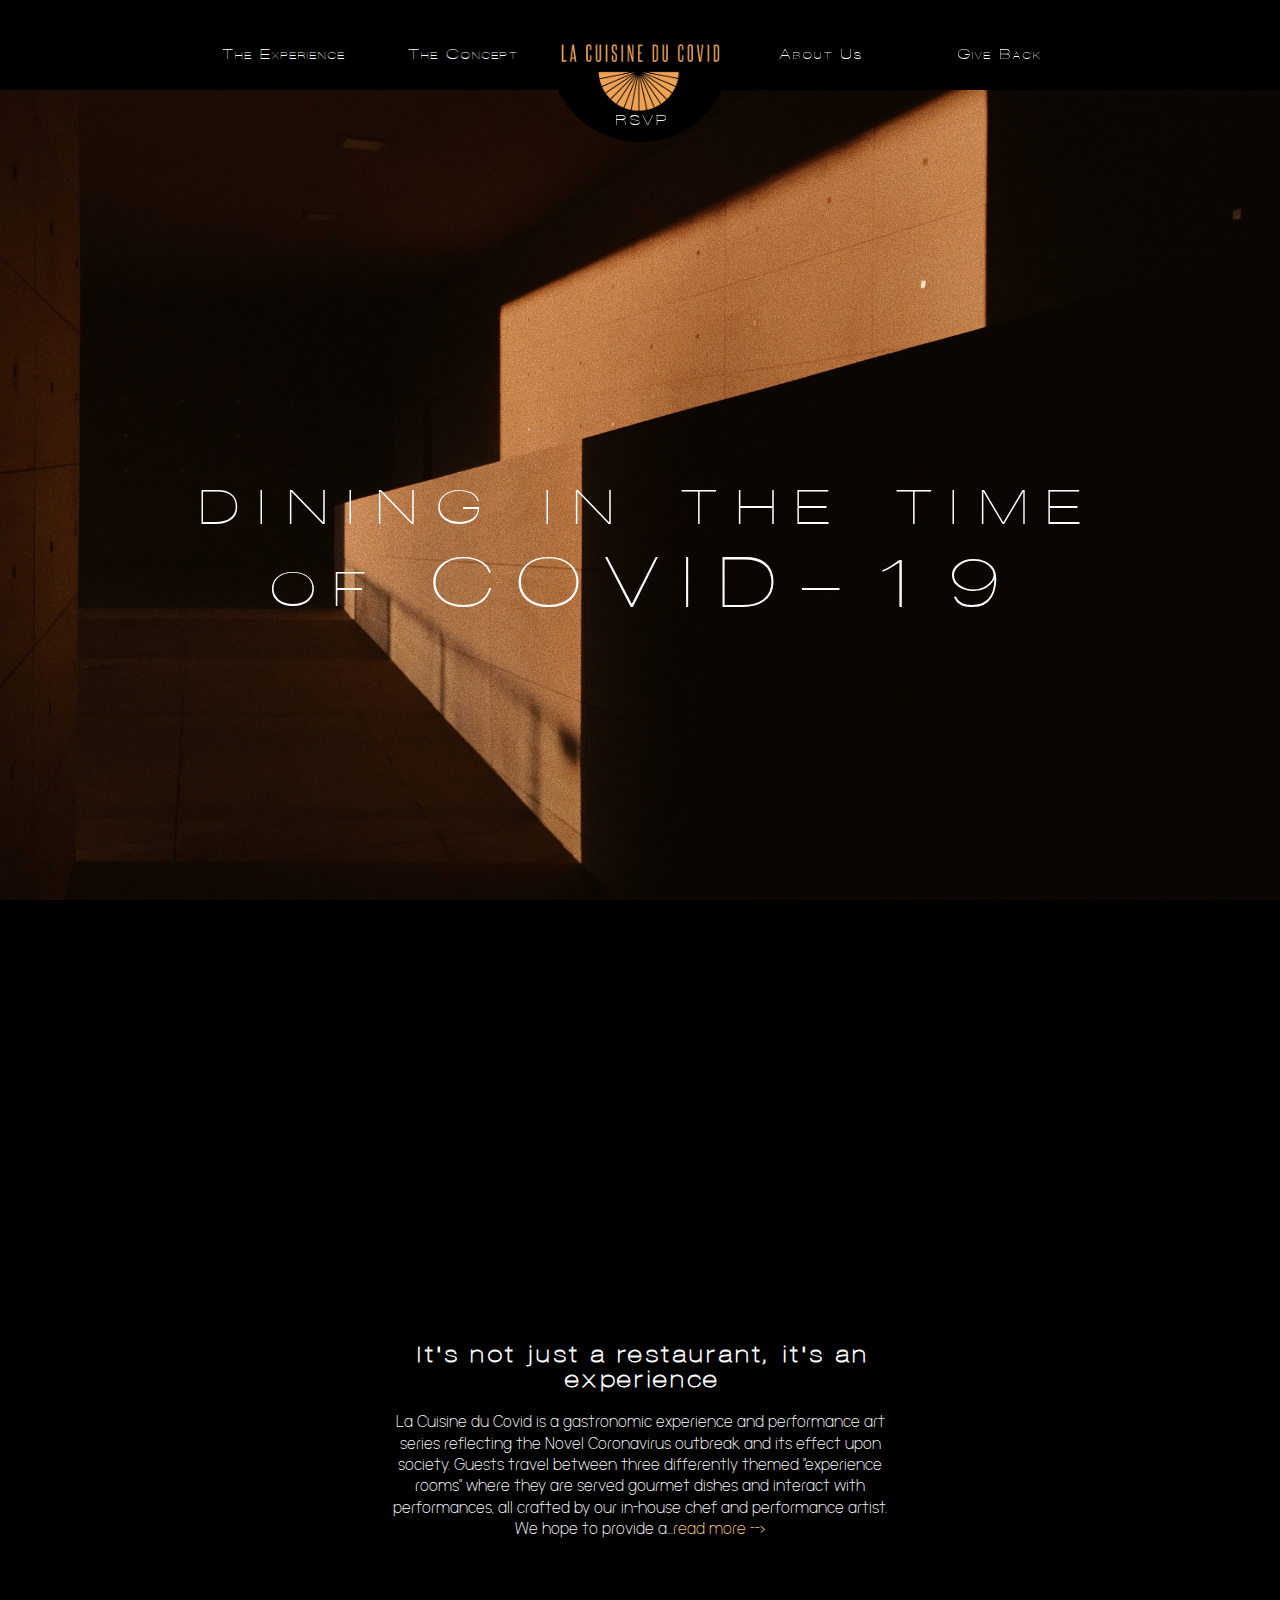
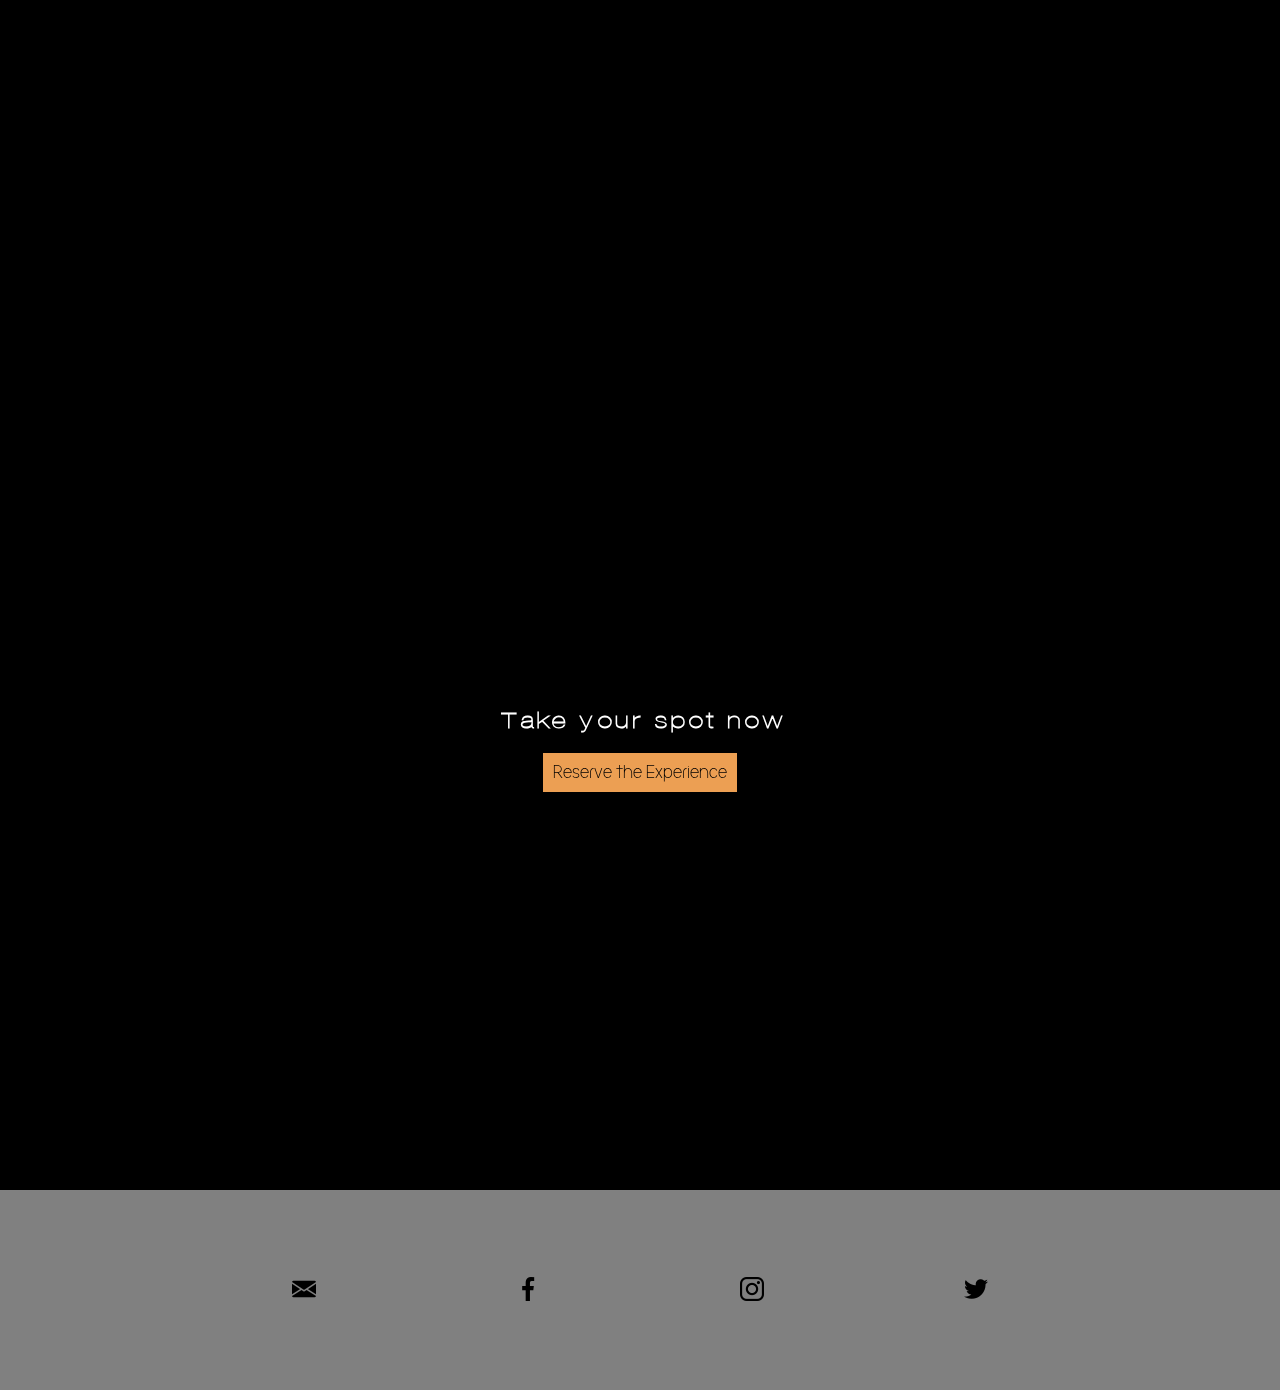
<file: index.html>
<!DOCTYPE html>
<html lang="en">
  <head>

    <meta charset="utf-8">
    <title>CDC | Home</title>
    <link rel="stylesheet" type="text/css" href="style.css">
  </head>
  <body>
    <!--navigation-->
    <nav>
      <ul id="navlinks">
          <li class="links">
              <a href="menu.html">The Experience</a>
          </li>
          <li class="links">
              <a href="concept.html">The Concept</a>
          </li>
          <li class="links">
              <span id="logo"><a href="index.html"><img src="SVG/logoWtext.png" alt="logo"></a></span>
              <span id="rsvp"><a href="https://covid19responsefund.org/">RSVP</a></span>
          </li>
          <li class="links">
              <a href="about.html">About Us</a>
          </li>
          <li class="links">
              <a href="charity.html">Give Back</a>
          </li>
      </ul>
    </nav>

    <!--content-->
    <main>
        <div class="section" id="siteCover">
          <h1 id="tagline">dining in the time of COVID-19</h1>
        </div>

        <div class="section" id="missionCover">
          <div id="missionPreview">
            <h2>It's not just a restaurant, it's an experience</h2>
            <p>
              La Cuisine du Covid is a gastronomic experience and performance art series reflecting the Novel Coronavirus outbreak and its effect upon society. Guests travel between three differently themed "experience rooms" where they are served gourmet dishes and interact with performances, all crafted by our in-house chef and performance artist. We hope to provide a...<a href="concept.html">read more --></a>
            </p>
          </div>
        </div>

        <div class="section" id="bookingCover">
          <div id="bookingIndex">
            <h2>Take your spot now</h2>
            <a href="https://covid19responsefund.org/"><button>Reserve the Experience</button></a>
          </div>
        </div>
    </main>

    <!--footer-->
    <footer>
      <ul>
        <li><img src="icons/email.png"></li>
        <li><img src="icons/facebook.png"></li>
        <li><img src="icons/instagram-logo.png"></li>
        <li><img src="icons/twitter.png"></li>
      </ul>
    </footer>
  </body>
  <script src="navScript.js"></script>
</html>
</file>
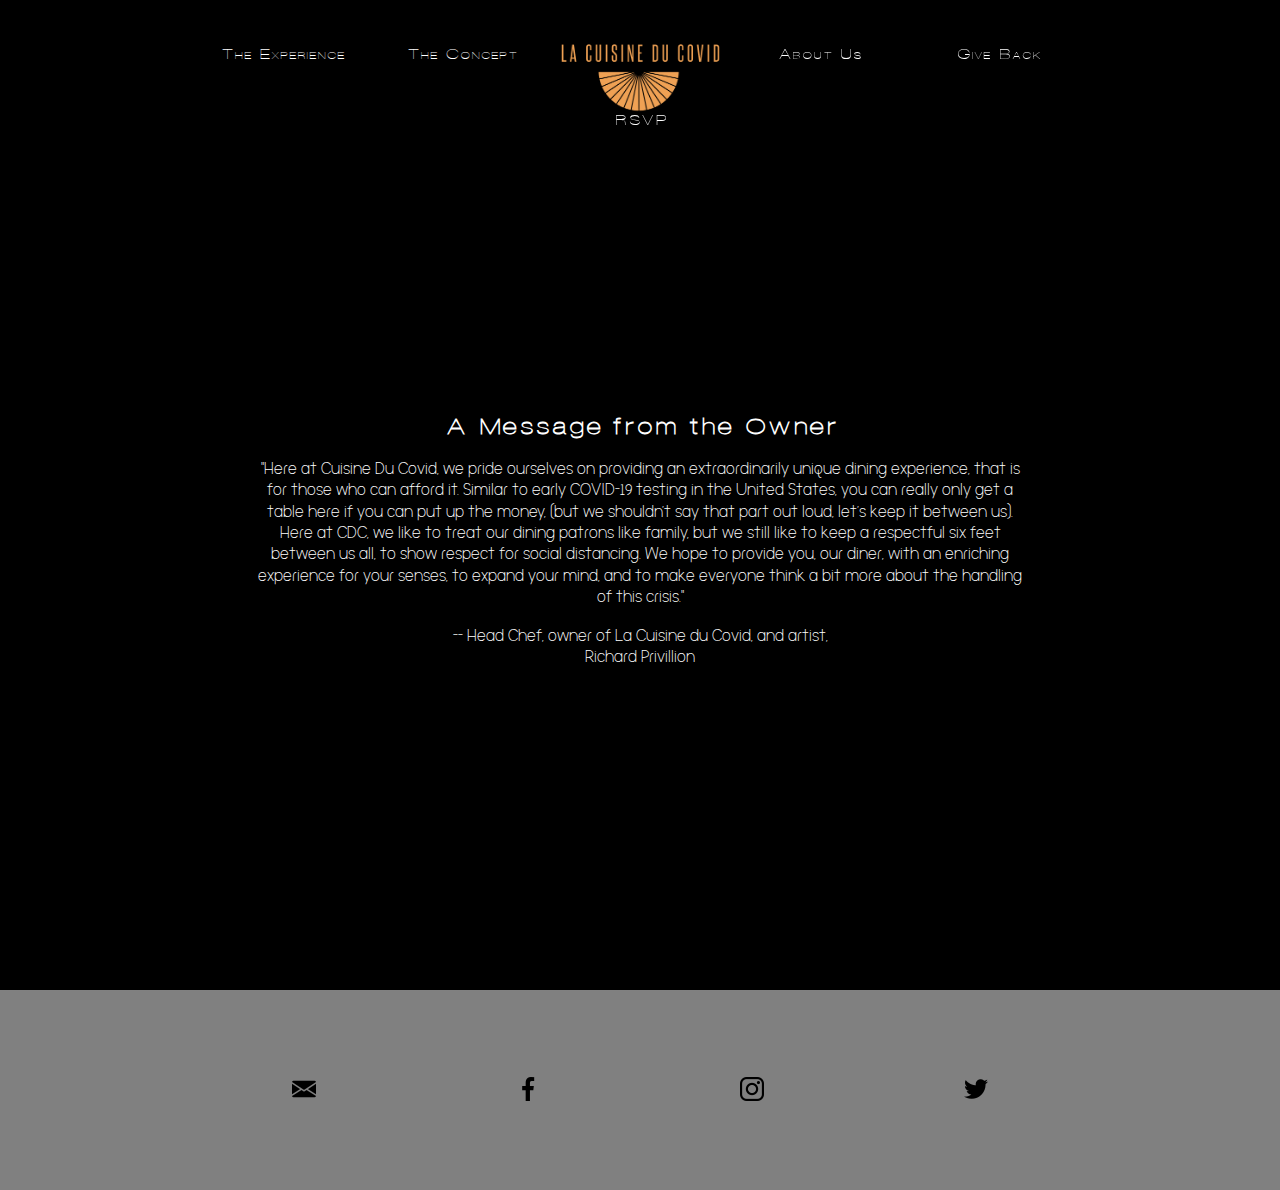
<file: about.html>
<!DOCTYPE html>
<html lang="en">
<head>
    <meta charset="utf-8">

	<title>CDC | About Us</title>
    <link rel="stylesheet" type="text/css" href="style.css">

</head>
<body>
 <!--navigation-->
    <nav>
      <ul id="navlinks">
          <li class="links">
              <a href="menu.html">The Experience</a>
          </li>
          <li class="links">
              <a href="concept.html">The Concept</a>
          </li>
          <li class="links">
              <span id="logo"><a href="index.html"><img src="SVG/logoWtext.png" alt="logo"></a></span>
              <span id="rsvp"><a href="https://covid19responsefund.org/">RSVP</a></span>
          </li>
          <li class="links">
              <a href="about.html">About Us</a>
          </li>
          <li class="links">
              <a href="charity.html">Give Back</a>
          </li>
      </ul>
    </nav>
    <main>
    	<div class="section" id="aboutContainer">
          <div id="about">
            <h2>A Message from the Owner</h2>
            <p>
              "Here at Cuisine Du Covid, we pride ourselves on providing an extraordinarily unique dining experience, that is for those who can afford it. Similar to early COVID-19 testing in the United States, you can really only get a table here if you can put up the money, (but we shouldn’t say that part out loud, let’s keep it between us). Here at CDC, we like to treat our dining patrons like family, but we still like to keep a respectful six feet between us all, to show respect for social distancing. We hope to provide you, our diner, with an enriching experience for your senses, to expand your mind, and to make everyone think a bit more about the handling of this crisis."
            </p>
            <p>-- Head Chef, owner of La Cuisine du Covid, and artist,<br>Richard Privillion</p>
          </div>
        </div>
    </main>
    <footer>
      <ul>
        <li><img src="icons/email.png"></li>
        <li><img src="icons/facebook.png"></li>
        <li><img src="icons/instagram-logo.png"></li>
        <li><img src="icons/twitter.png"></li>
      </ul>
    </footer>
</body>
<script src="navScript.js"></script>
</html>
</file>
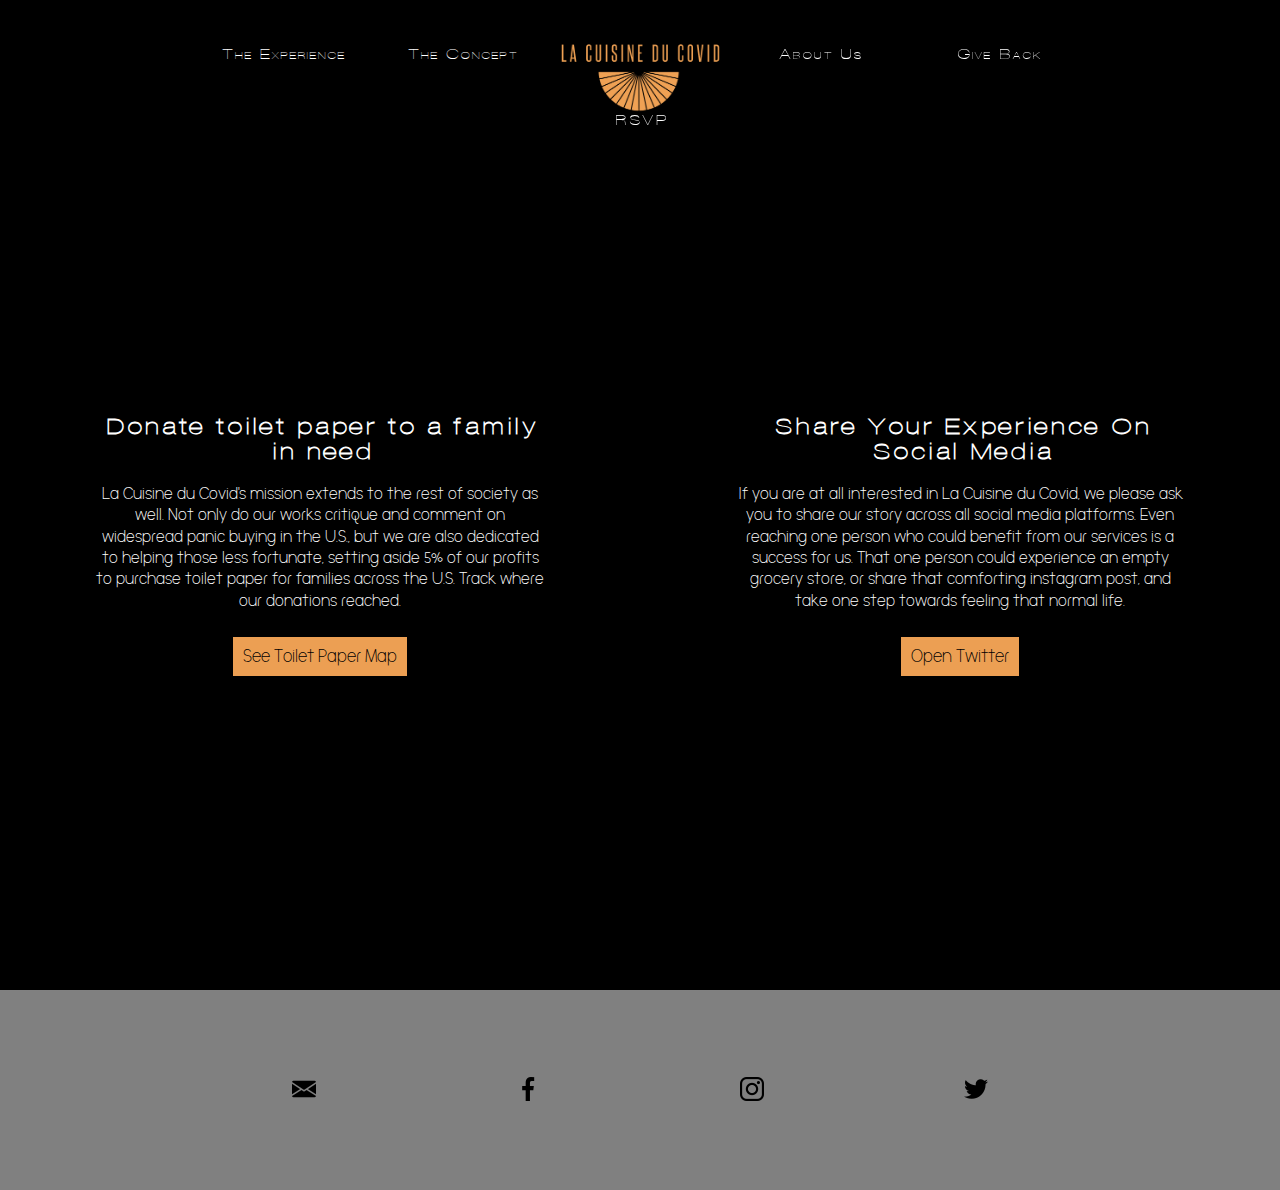
<file: charity.html>
<!DOCTYPE html>
<html lang="en">
<head>
    <meta charset="utf-8">

	<title>CDC | Give Back</title>
    <link rel="stylesheet" type="text/css" href="style.css">

</head>
<body>
 <!--navigation-->
    <nav>
      <ul id="navlinks">
          <li class="links">
              <a href="menu.html">The Experience</a>
          </li>
          <li class="links">
              <a href="concept.html">The Concept</a>
          </li>
          <li class="links">
              <span id="logo"><a href="index.html"><img src="SVG/logoWtext.png" alt="logo"></a></span>
              <span id="rsvp"><a href="https://covid19responsefund.org/">RSVP</a></span>
          </li>
          <li class="links">
              <a href="about.html">About Us</a>
          </li>
          <li class="links">
              <a href="charity.html">Give Back</a>
          </li>
      </ul>
    </nav>
    <main>
    	<div class="section" id="donateSection">
          <div class="donateContainer">
            <h2>Donate toilet paper to a family in need</h2>
            <p>
              La Cuisine du Covid's mission extends to the rest of society as well. Not only do our works critique and comment on widespread panic buying in the U.S., but we are also dedicated to helping those less fortunate, setting aside 5% of our profits to purchase toilet paper for families across the U.S. Track where our donations reached.
            </p>
            <a href="https://coronavirus.jhu.edu/map.html"><button>See Toilet Paper Map</button></a>
          </div>
          <div class="donateContainer">
            <h2>Share Your Experience On Social Media</h2>
            <p>
              If you are at all interested in La Cuisine du Covid, we please ask you to share our story across all social media platforms. Even reaching one person who could benefit from our services is a success for us. That one person could experience an empty grocery store, or share that comforting instagram post, and take one step towards feeling that normal life. 
            </p>
            <a href="https://twitter.com/CDCgov"><button>Open Twitter</button></a>
          </div>
        </div>
    </main>
    <footer>
      <ul>
        <li><img src="icons/email.png"></li>
        <li><img src="icons/facebook.png"></li>
        <li><img src="icons/instagram-logo.png"></li>
        <li><img src="icons/twitter.png"></li>
      </ul>
    </footer>
</body>
  <script src="navScript.js"></script>
</html>
</file>
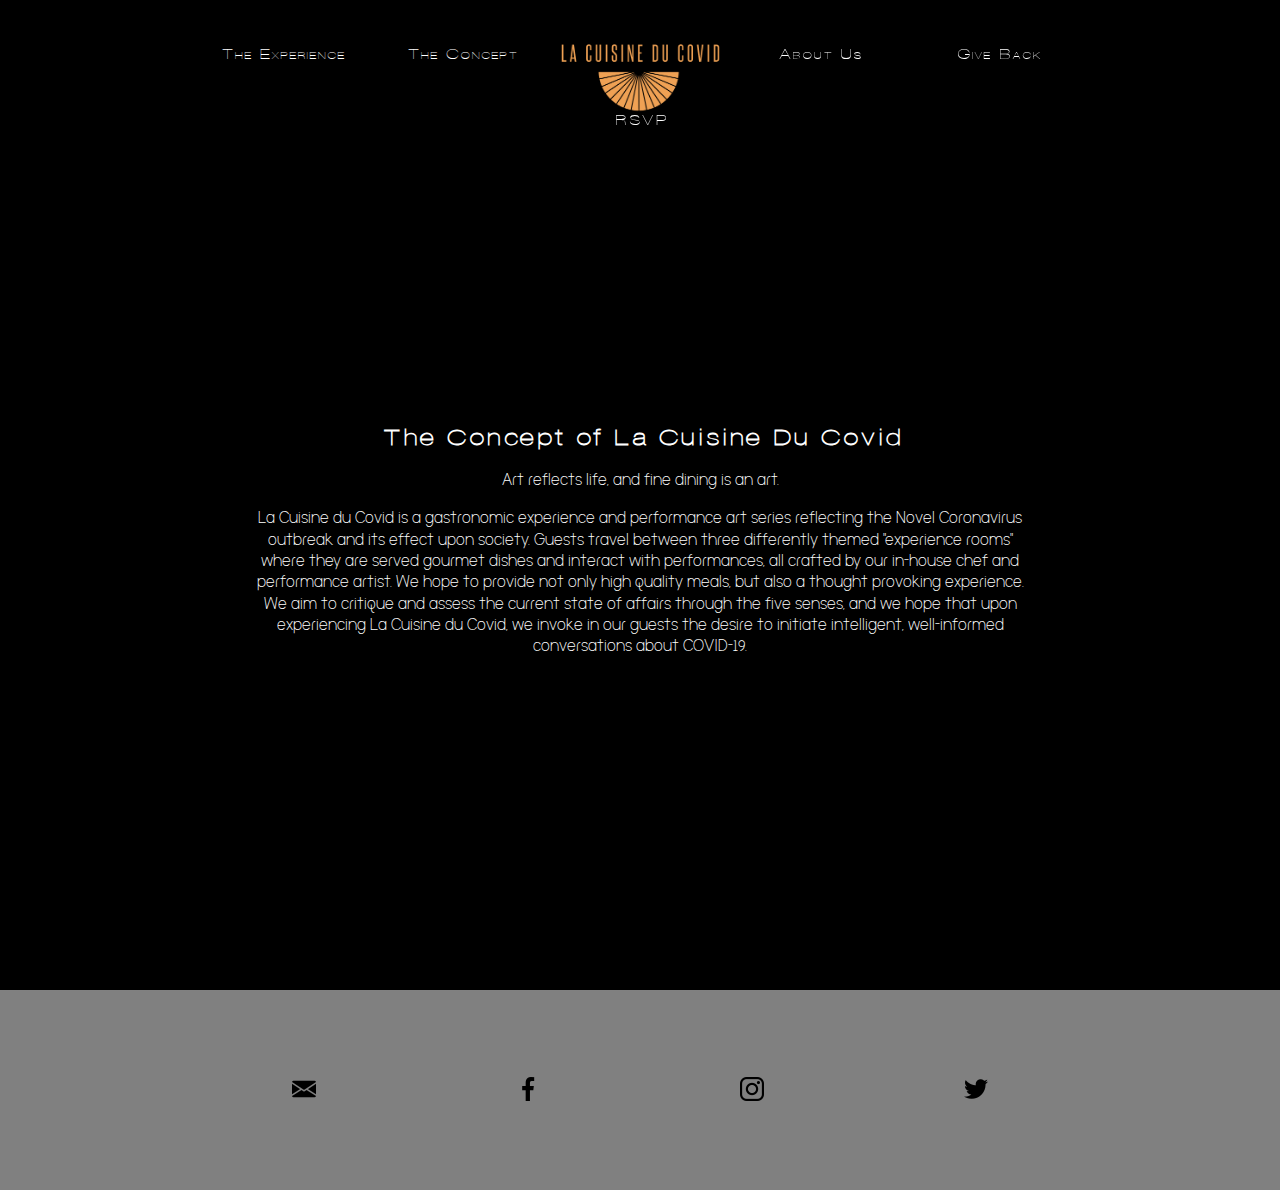
<file: concept.html>
<!DOCTYPE html>
<html lang="en">
<head>
	<meta charset="utf-8">

	<title>CDC | The Concept</title>
	<link rel="stylesheet" type="text/css" href="style.css">
</head>
<body>
 <!--navigation-->
    <nav>
      <ul id="navlinks">
          <li class="links">
              <a href="menu.html">The Experience</a>
          </li>
          <li class="links">
              <a href="concept.html">The Concept</a>
          </li>
          <li class="links">
              <span id="logo"><a href="index.html"><img src="SVG/logoWtext.png" alt="logo"></a></span>
              <span id="rsvp"><a href="https://covid19responsefund.org/">RSVP</a></span>
          </li>
          <li class="links">
              <a href="about.html">About Us</a>
          </li>
          <li class="links">
              <a href="charity.html">Give Back</a>
          </li>
      </ul> 
    </nav>
    <main>
    	<div class="section" id="conceptContainer">
          <div id="concept">
            <h2>The Concept of La Cuisine Du Covid</h2>
            <p>Art reflects life, and fine dining is an art.</p>
            <p>
              La Cuisine du Covid is a gastronomic experience and performance art series reflecting the Novel Coronavirus outbreak and its effect upon society. Guests travel between three differently themed "experience rooms" where they are served gourmet dishes and interact with performances, all crafted by our in-house chef and performance artist. We hope to provide not only high quality meals, but also a thought provoking experience. We aim to critique and assess the current state of affairs through the five senses, and we hope that upon experiencing La Cuisine du Covid, we invoke in our guests the desire to initiate intelligent, well-informed conversations about COVID-19.
            </p> 
          </div>
        </div>
    </main>
    <footer>
      <ul>
        <li><img src="icons/email.png"></li>
        <li><img src="icons/facebook.png"></li>
        <li><img src="icons/instagram-logo.png"></li>
        <li><img src="icons/twitter.png"></li>
      </ul>
    </footer>
</body>
<script src="navScript.js"></script>
</html>
</file>
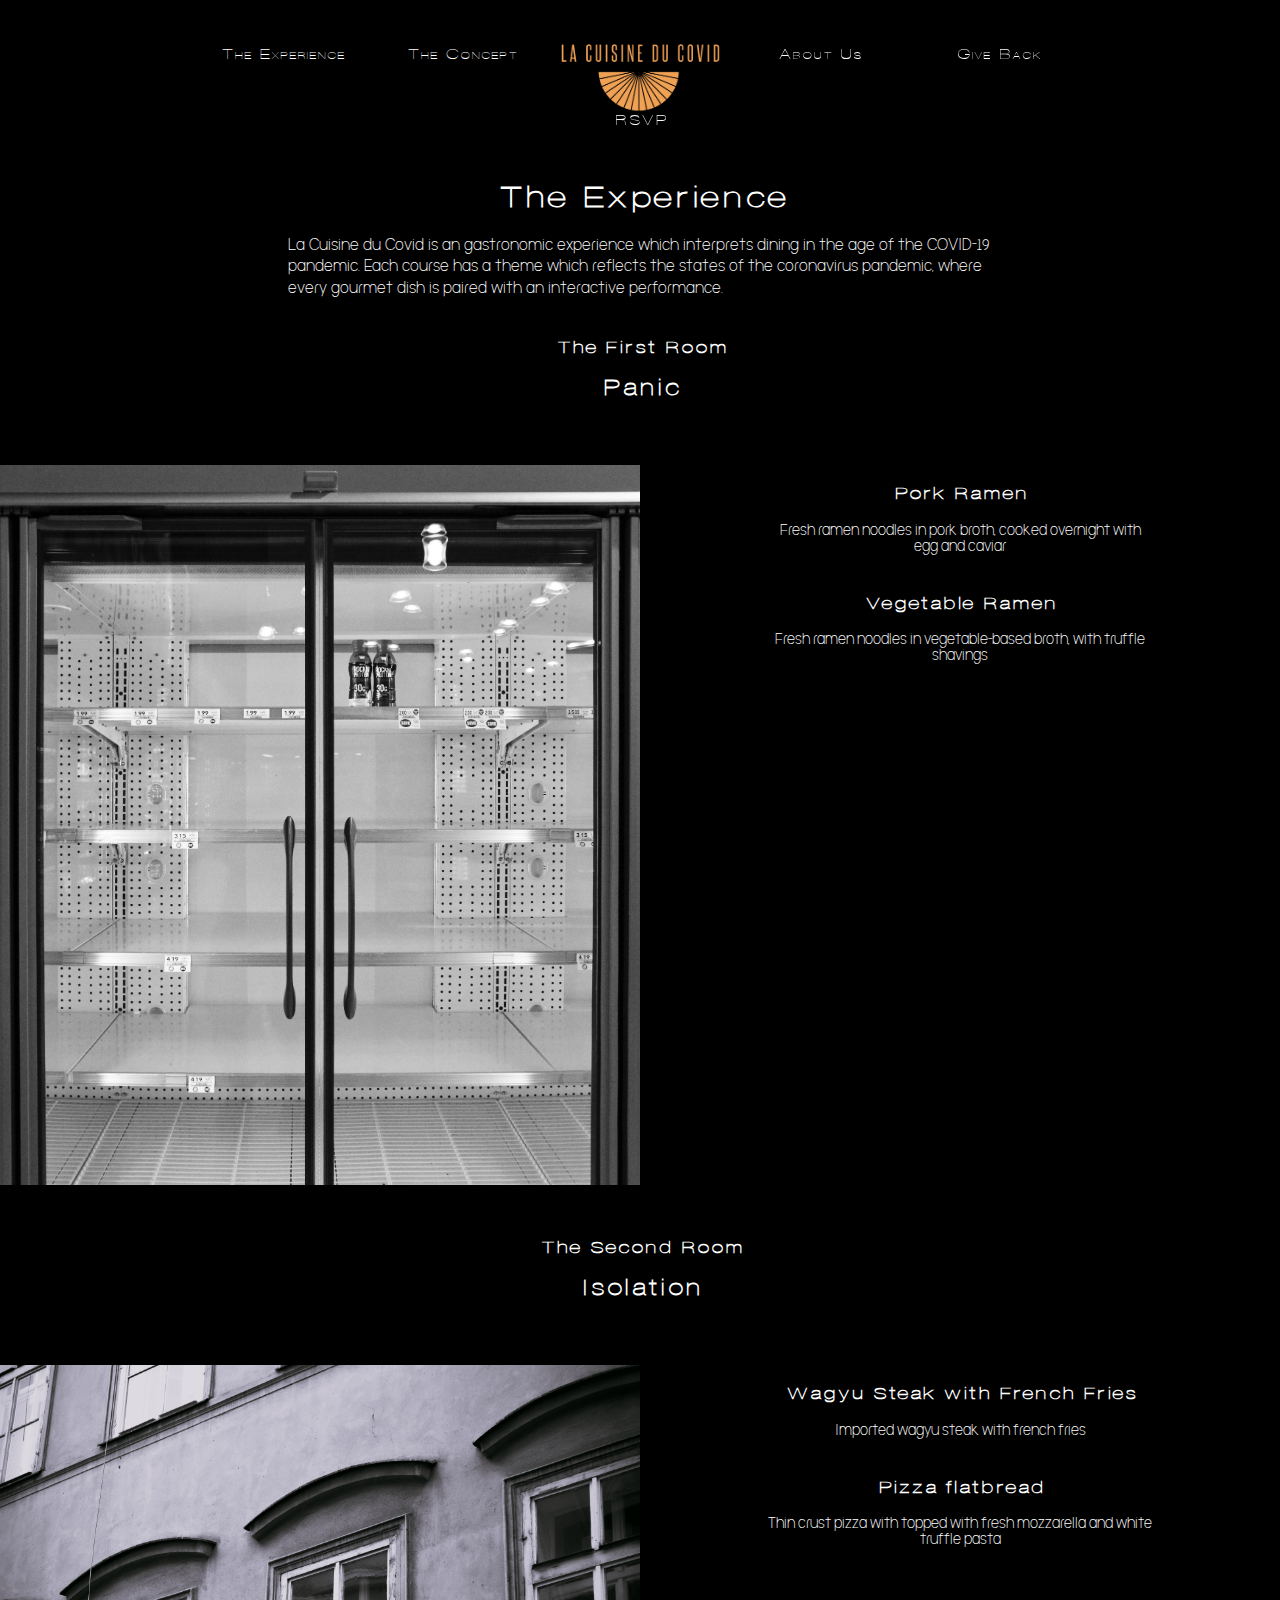
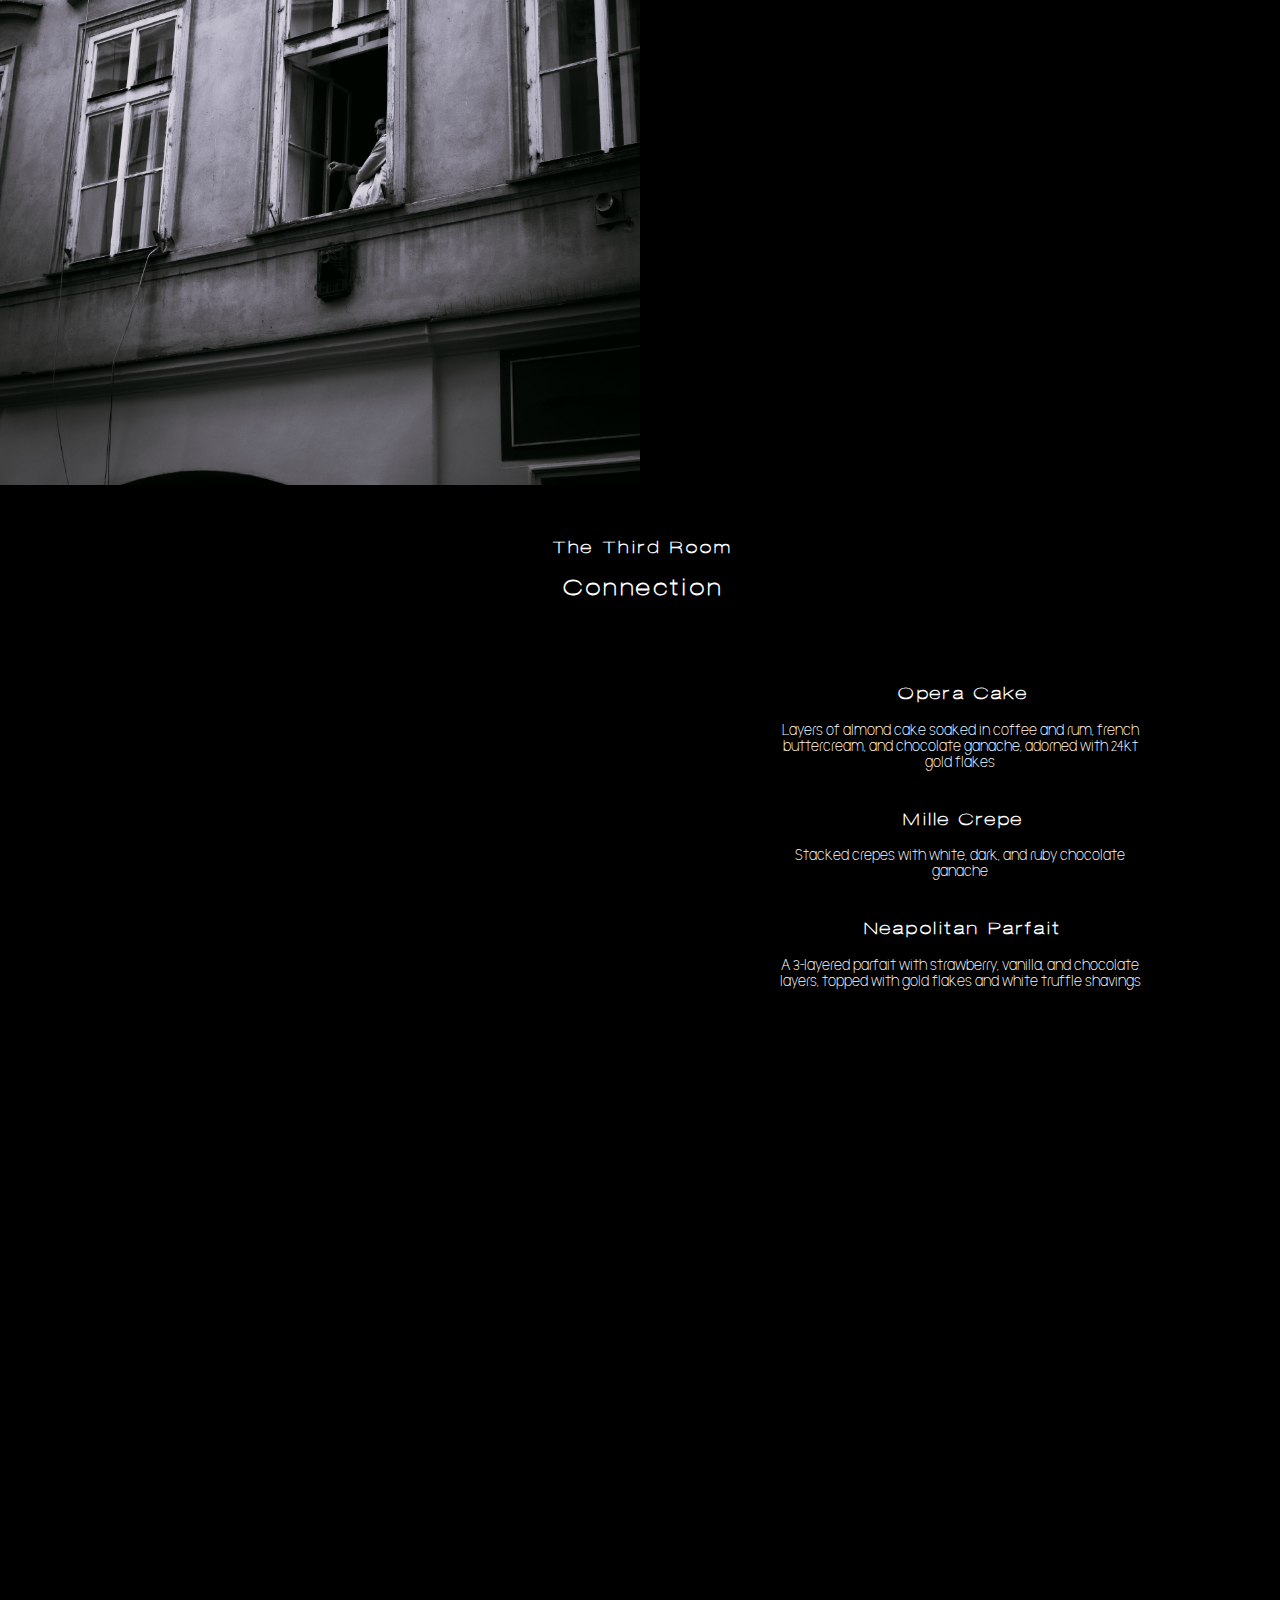
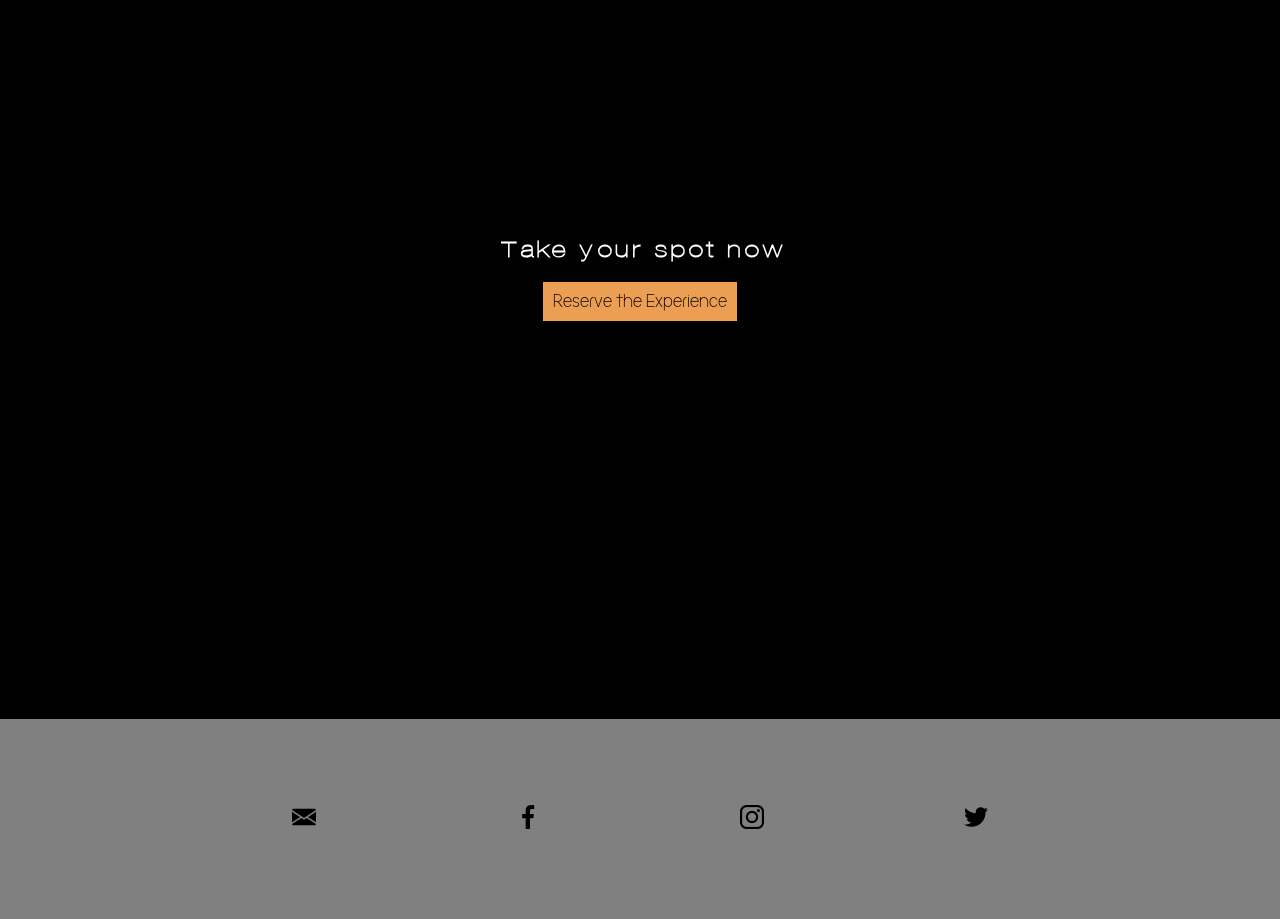
<file: menu.html>
<!DOCTYPE html>
<html lang="en">
<head>

    <meta charset="utf-8">

	<title>CDC | The Experience</title>
    <link rel="stylesheet" type="text/css" href="style.css">

</head>
<body>
 <!--navigation-->
    <nav>
      <ul id="navlinks">
          <li class="links">
              <a href="menu.html">The Experience</a>
          </li>
          <li class="links">
              <a href="concept.html">The Concept</a>
          </li>
          <li class="links">
              <span id="logo"><a href="index.html"><img src="SVG/logoWtext.png" alt="logo"></a></span>
              <span id="rsvp"><a href="https://covid19responsefund.org/">RSVP</a></span>
          </li>
          <li class="links">
              <a href="about.html">About Us</a>
          </li>
          <li class="links">
              <a href="charity.html">Give Back</a>
          </li>
      </ul>
    </nav>

    <!-- Menu -->

    <main>
    	<div class="spacer"></div>
    	<h1 id="menuTitle">The Experience</h1>
    	<p class="pageDesc">La Cuisine du Covid is an gastronomic experience which interprets dining in the age of the COVID-19 pandemic. Each course has a theme which reflects the states of the coronavirus pandemic, where every gourmet dish is paired with an interactive performance.</p>
    	<div class="section">
    		<div class="course">
	    		<h3>The First Room</h3>
	    		<h2>Panic</h2>
	    		<div class="experience" id="e1">
	    			<div class="expCover" id="ec1">
	    				<div  class="expDesc">
		    				<h3>Storebought</h3>
		    				<p id="desc1">
		    					Here at CDC, we take pride in the dishes and experiences that we showcase for both our diners and our audience. With the experience “Storebought” our in house performance artist has created a performance meant to mimic that of a frantic shopper in a grocery store, who cannot find what they are searching for, due to mass panic buying in the stores. The pairing of this experience with a ramen based dish is meant to invoke the instant ramen consumed by the masses, while it has been elevated here to cater more to a refined palette. 
		    				</p>
	    				</div>
	    			</div>
	    		</div>
	    		<ul class="foodlist">
	    			<li>
	    				<h3>Pork Ramen</h3>
	    				<span>Fresh ramen noodles in pork broth, cooked overnight with egg and caviar</span>
	    			</li>
	    			<li>
	    				<h3>Vegetable Ramen</h3>
	    				<span>Fresh ramen noodles in vegetable-based broth, with truffle shavings</span>
	    			</li>
	    		</ul>
    		</div>
    	</div>
    	<div class ="section">
	    	<div class="course">
	     		<h3>The Second Room</h3>
	     		<h2>Isolation</h2>
	     		<div class="experience" id="e2">
	     			<div class="expCover" id="ec2">
	     				<div class="expDesc">
	     				<h3>Dissonant Distancing</h3>
	     				<p  id="desc2">
	    					Dissonant Distancing
							With this meal and experience, we are hoping to exemplify the feeling of dissonance experienced by the “normal” people of the world when they see the posts on social media by celebrities and other wealthy people showcasing their extraordinary circumstances, such as quarantining in mansions, yachts, ski chalets, etc. but the dissonance they have between their circumstances and the messaging they are trying to send out to their fans and supporters. With this experience, our resident performing artist will seek to pinpoint exactly how the masses feel, and why they feel this way. 

	    				</p>
	    				</div>
	     			</div>
	     			
	    		</div>
	    		<ul class="foodlist">
	    			<li>
	    				<h3>Wagyu Steak with French Fries</h3>
	    				<span>Imported wagyu steak with french fries</span>
	    			</li>
	    			<li>
	    				<h3>Pizza flatbread</h3>
	    				<span>Thin crust pizza with topped with fresh mozzarella and white truffle pasta</span>
	    			</li>
	    		</ul>
	    	</div>
    	</div>
    	<div class="section">
	    	<div class="course">
	    		<h3>The Third Room</h3>
	    		<h2>Connection</h2>
	    		<div class="experience" id="e3">
	    			<div class="expCover" id="ec3">
		    			<div class="expDesc" id="desc3">
		    				<h3><span style="text-decoration: line-through;">VIR</span>US</h3>
		    				<p>
		    					While the virus keeps us apart from each other, we have always made it through desperate times together. It is times like these which reflect the true nature of humanity. To represent the power of the collective even in isolation, Room 3's theme is "connection," representing the connections we share even in social isolation. In room three, guests dine with each other's silhouettes, which are projected on to the walls from six feet apart.
		    					While at first glance it seems a sad reminder of the effect of COVID-19 on once lively restaurants and bars, Room 3 also indicates that despite physical separations, we remain connected to each other through our shared experiences. 
		    				</p>
	    				</div>
	    			</div>
	    		</div>
	    		<ul class="foodlist"> 
	    			<li>
	    				<h3>Opera Cake</h3>
	    				<span>Layers of almond cake soaked in coffee and rum, french buttercream, and chocolate ganache, adorned with 24kt gold flakes</span>
	    			</li>
	    			<li>
	    				<h3>Mille Crepe</h3>
	    				<span>Stacked crepes with white, dark, and ruby chocolate ganache</span>
	    			</li>
	    			<li>
	    				<h3>Neapolitan Parfait</h3>
	    				<span>A 3-layered parfait with strawberry, vanilla, and chocolate layers, topped with gold flakes and white truffle shavings</span>
	    			</li>
	    		</ul>
	    	</div>
    	</div>
    	<!-- book a table-->
    	<div class="section" id="bookingCover">
          <div id="bookingIndex">
            <h2>Take your spot now</h2>
            <a href="https://covid19responsefund.org/"><button>Reserve the Experience</button></a>
          </div>
        </div>    	
    </main>
    <footer>
      <ul>
        <li><img src="icons/email.png"></li>
        <li><img src="icons/facebook.png"></li>
        <li><img src="icons/instagram-logo.png"></li>
        <li><img src="icons/twitter.png"></li>
      </ul>
    </footer>
  </body>
  <script src="navScript.js"></script>
</html>
</file>
<file: style.css>
/* override default styling */
body {
	margin: 0px;
	font-family: theBrooklyn, arcon, helvetica, sans-serif;
	color: white;
	background-color: black;
}

@font-face {
  font-family: disco;
  src: url(disco.ttf);
}

@font-face {
  font-family: arcon;
  src: url(arcon_regular.otf);
}

@font-face {
  font-family: theBrooklyn;
  src: url(the_brooklyn.otf);
}

p {
	font-size: 13pt;
	line-height: 16pt;
}

a {
	text-decoration: none;
	color: #ffd082;
	transition: 0.3s ease;
}

a:hover {	
	transition: 0.3s ease;
	color: #ec9f53;
}

::selection {
	background: #ec9f53;
	color: white;
}

button {
	background-color: #ec9f53;
	mix-blend-mode: normal;
	border: none;
	padding: 10px;
	font-family: theBrooklyn;
	font-size: 14pt;
	color: black;
	transition: 0.3s ease;
}

button:hover {
	background-color: #ffd082;
	transition: 0.3s ease;
}

button:active {
	transition: 0.3s ease;
	background-color: skyblue;
}

/* navigation bar stuff */

span#logo img {
	width: 100%;
}

nav {
	position: sticky;
	top: 0px;
	background-color: black;
	height: 70px;
	display: flex;
	font-family: disco, theBrooklyn;
	font-variant: small-caps;
	padding: 10px 0px;
}

.links {
	transform: translateY(-40px);
	transition: 0.3s ease;
}

nav a {
	color: white;
	transition: 0.3s ease;
}

nav a:hover {
	color: #efa154;
	transition: 0.3s ease;
}

.minimized {
	height: 50px;
}

#navlinks, footer ul {
	padding: 0px;
	list-style-type: none;
	display: flex;
	align-items: center;
	text-align: center;
	margin: auto;
	width: 70%;
}

#navlinks li, footer li {
	list-style-type: none;
	display: inline-block;
	width: 20%;
}

footer li {
	width: 25%;
}



#logo, #rsvp {
	display: block;
}

#logo {
	transform: translateY(43px);
}

#navlinks li {
	transform: translateY(-20px);
}
#rsvp {
	position: relative;
	transform: translateY(10px);
}

/* footer */

footer {
	height: 200px;
	display: flex;
	align-content: center;
	background-color: gray;
}

/* index section blocks */

.section, .course {
	width: 100%;
	height: 100vh;
	margin: auto;
	text-align: center;
	display: flex;
	align-items: center;

	background-attachment: fixed;
	background-size: cover;
	background-position: top;
	background-repeat: no-repeat;
    min-height: 500px;
    background-color: black;

}

#tagline {
	width: 80%;
	margin: auto;
	color: white;
	font-family: disco;
	font-variant: small-caps;
	letter-spacing: 10px;
	font-weight: normal;
	font-size: 60pt;
}

h1, h2, h3 {
	font-family: disco, didot;
	text-align: center;

}

#missionPreview, #bookingIndex {
	width: 40%;
	margin: 0% 30%;
}

.donateContainer {
	width: 50%;
	float: left;
}

.donateContainer h2, .donateContainer p {
	width: 70%;
	margin: auto;
	padding: 10px;
}

.donateContainer p {
	margin-bottom: 15px;
}

#donateSection {
	width: 100%;
}

#siteCover {
	background-image: url("images/massimiliano-grieco-Nnq38uYkuNU-unsplash.jpg"); 
}

#bookingCover {
	background-color: black;
	background-image: url("https://images.unsplash.com/photo-1568341667673-b192e43af3c7?ixlib=rb-1.2.1&ixid=eyJhcHBfaWQiOjEyMDd9&auto=format&fit=crop&w=1489&q=80");
	color: white;
}

#bookingIndex {
	mix-blend-mode: difference;
}

/* menu blocks */

.spacer {
	height: 70px;
}

.pageDesc {
	width: 55%;
	margin: auto;
	margin-bottom: 20px;
}

.course {
	display: block;
}

.course h2 {
	margin: 0px auto;
	height: 10%;
}

.experience, .foodlist {
	display: block;
	float: left;
	height: 80%;
	margin: 0px;
	list-style-type: none;
	padding: 0px;
}

.foodlist span {
	display: block;
	padding-bottom: 10px;
	width: 60%;
	margin: auto;
}

.experience { 
	width: 50%;
	opacity: 100%;
}

.expCover {
	/*background-attachment: fixed;*/

	height: 100%;
	width: 100%;
	opacity: 0;
	transition: .5s ease;
	background-color: black;
	background-size: inherit;
}

.expDesc{
	margin: 0px 0px;
	width: 50%;
	height: 100%;
	transform: translate(50%, 25%);
}

.experience:hover .expCover{
	opacity: 1;
}

.expDesc h3 {
	margin: 0px auto;
}

.foodlist {
	width: 50%;
}

.foodlist li {
	margin-bottom: 30px;
}

#e1 {
	background-image: url("images/mick-haupt-Hnq8p5ATajg-unsplash.jpg");
	filter: grayscale(100%);
	background-size: cover;
}

#e2 {
	background-image: url("images/christian-lue-lYc-o9g962c-unsplash.jpg");
	background-size: cover;
	background-position: bottom right;

}

#e3 {
	background-image: url("https://images.unsplash.com/photo-1541193751845-dd533e471f8e?ixlib=rb-1.2.1&ixid=eyJhcHBfaWQiOjEyMDd9&auto=format&fit=crop&w=609&q=80");
	background-size: cover;
}

/* concept */

#concept, #about {
	width: 60%;
	margin: auto;
}
</file>
